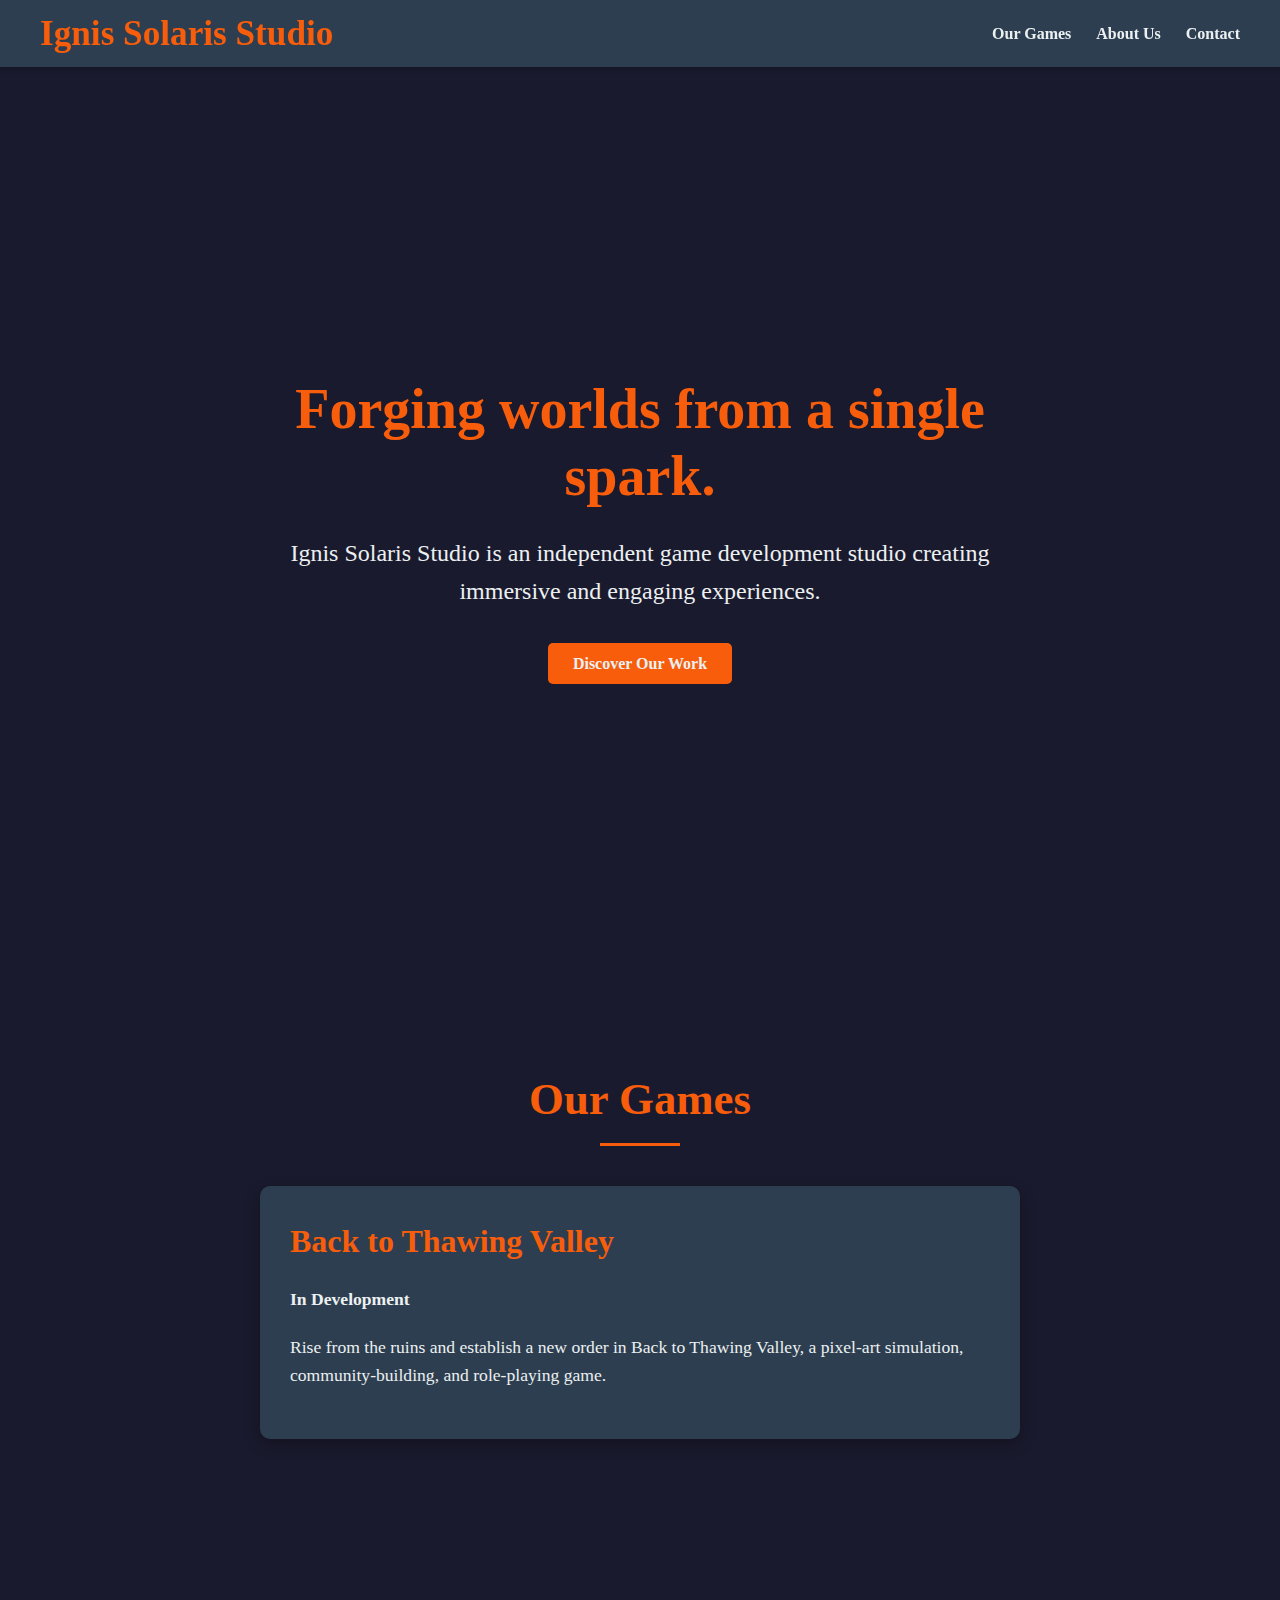
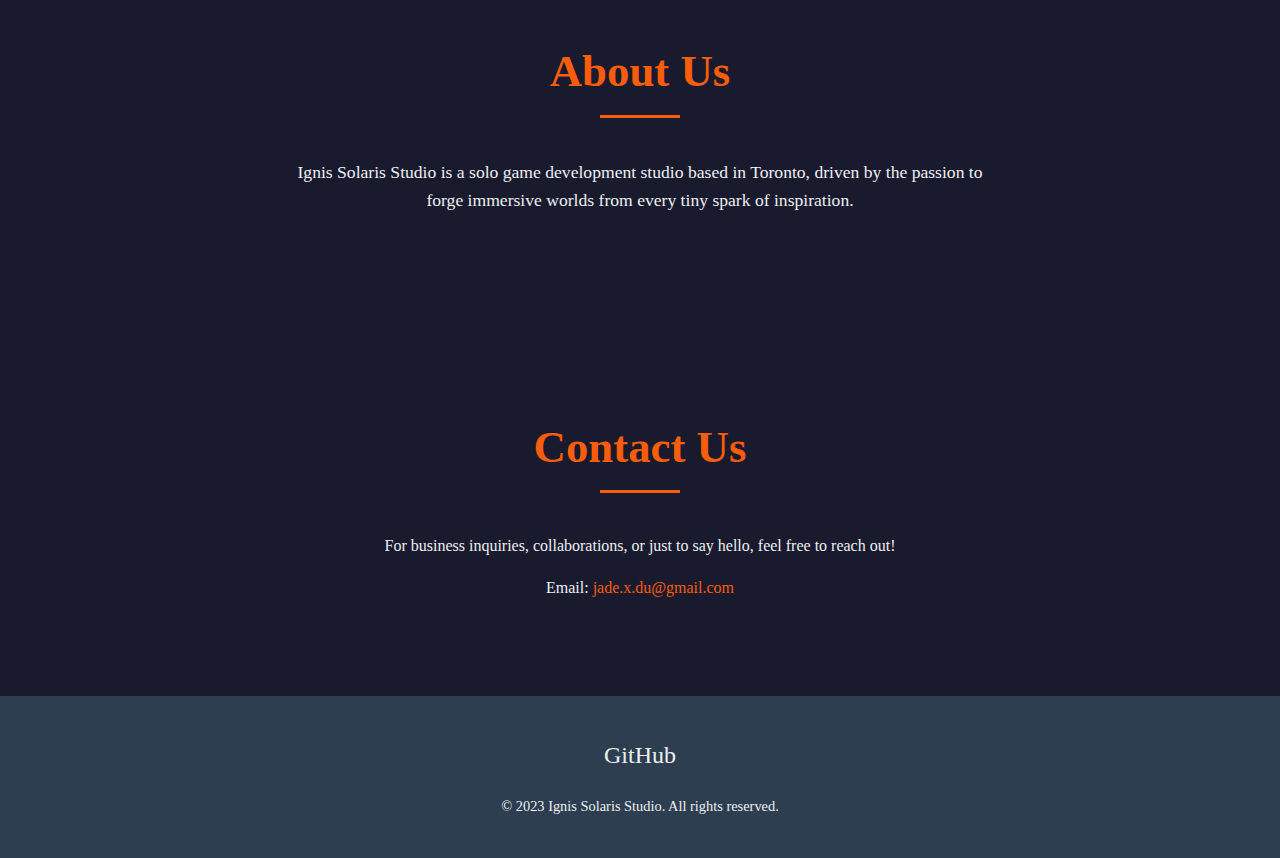
<file: index.html>
<!DOCTYPE html>
<html lang="en">
<head>
    <meta charset="UTF-8">
    <meta name="viewport" content="width=device-width, initial-scale=1.0">
    <title>Ignis Solaris Studio - Forging worlds from a single spark.</title>
    <link href="https://fonts.googleapis.com/css2?family=Montserrat:wght@400;700&family=Playfair+Display:wght@700&display=swap" rel="stylesheet">
    <style>
        @font-face {
  : 'IgnisFont'; /* 这是你给字体起的“昵称”，可以随便起 */
  src: url('./fonts/LeeeafHei-Regular.woff2') format('woff2'),
       url('./fonts/LeeeafHei-Regular.woff') format('woff');
  font-weight: 700; /* 如果是粗体就写 700 或 bold，如果是常规体就写 400 或 normal */
  font-style: normal;
}
        :root {
            --primary-color: #f75d0b; /* A warm orange/red */
            --secondary-color: #2c3e50; /* Dark blue/charcoal */
            --text-color: #ecf0f1; /* Light gray for contrast */
            --background-color: #1a1a2e; /* Very dark blue for background */
            --highlight-color: #e67e22; /* Slightly darker orange */
        }

        body {
            : 'Montserrat', sans-serif;
            line-height: 1.6;
            margin: 0;
            padding: 0;
            background-color: var(--background-color);
            color: var(--text-color);
            scroll-behavior: smooth;
        }

        header {
            background-color: var(--secondary-color);
            color: var(--text-color);
            padding: 1rem 0;
            position: sticky;
            top: 0;
            z-index: 1000;
            box-shadow: 0 2px 5px rgba(0,0,0,0.2);
        }

        nav {
            display: flex;
            justify-content: space-between;
            align-items: center;
            max-width: 1200px;
            margin: 0 auto;
            padding: 0 20px;
        }

        .logo {
            : 'IgnisFont', serif;
            font-size: 2.2rem;
            font-weight: 700;
            color: var(--primary-color);
            text-decoration: none;
            line-height: 1;
        }

        nav ul {
            list-style: none;
            margin: 0;
            padding: 0;
            display: flex;
        }

        nav ul li {
            margin-left: 25px;
        }

        nav ul li a {
            color: var(--text-color);
            text-decoration: none;
            font-weight: 700;
            transition: color 0.3s ease;
        }

        nav ul li a:hover {
            color: var(--primary-color);
        }

        .hero {
            height: 80vh;
            display: flex;
            justify-content: center;
            align-items: center;
            text-align: center;
            background: linear-gradient(rgba(26,26,46,0.8), rgba(26,26,46,0.8)), url('https://via.placeholder.com/1920x1080?text=Ignis+Solaris+Studio+Background') no-repeat center center/cover; /* Placeholder for future background image */
            position: relative;
        }

        .hero-content {
            max-width: 800px;
            padding: 20px;
        }

        .hero h1 {
            : 'Playfair Display', serif;
            font-size: 3.5rem;
            color: var(--primary-color);
            margin-bottom: 20px;
            line-height: 1.2;
        }

        .hero p {
            font-size: 1.5rem;
            color: var(--text-color);
            margin-bottom: 40px;
            font-weight: 400;
        }

        .btn {
            background-color: var(--primary-color);
            color: var(--text-color);
            padding: 12px 25px;
            text-decoration: none;
            border-radius: 5px;
            font-weight: 700;
            transition: background-color 0.3s ease;
        }

        .btn:hover {
            background-color: var(--highlight-color);
        }

        section {
            padding: 80px 20px;
            max-width: 1000px;
            margin: 0 auto;
            text-align: center;
        }

        section h2 {
            : 'Playfair Display', serif;
            font-size: 2.8rem;
            color: var(--primary-color);
            margin-bottom: 40px;
            position: relative;
            padding-bottom: 10px;
        }
        
        section h2::after {
            content: '';
            position: absolute;
            left: 50%;
            bottom: 0;
            transform: translateX(-50%);
            width: 80px;
            height: 3px;
            background-color: var(--primary-color);
        }

        .game-showcase {
            display: flex;
            flex-direction: column;
            align-items: center;
            gap: 40px;
        }

        .game-card {
            background-color: var(--secondary-color);
            padding: 30px;
            border-radius: 10px;
            box-shadow: 0 5px 15px rgba(0,0,0,0.3);
            text-align: left;
            width: 100%;
            max-width: 700px;
        }

        .game-card h3 {
            : 'Playfair Display', serif;
            color: var(--primary-color);
            font-size: 2rem;
            margin-top: 0;
            margin-bottom: 15px;
        }

        .game-card p {
            font-size: 1.1rem;
            color: var(--text-color);
            margin-bottom: 20px;
        }
        
        .game-card .cta-btn {
            background-color: var(--primary-color);
            color: var(--text-color);
            padding: 10px 20px;
            text-decoration: none;
            border-radius: 5px;
            font-weight: 700;
            transition: background-color 0.3s ease;
            display: inline-block;
        }
        
        .game-card .cta-btn:hover {
            background-color: var(--highlight-color);
        }


        .about-content p {
            font-size: 1.1rem;
            max-width: 700px;
            margin: 0 auto;
        }

        footer {
            background-color: var(--secondary-color);
            color: var(--text-color);
            text-align: center;
            padding: 40px 20px;
            font-size: 0.9rem;
        }

        footer .social-links a {
            color: var(--text-color);
            margin: 0 15px;
            text-decoration: none;
            font-size: 1.5rem;
            transition: color 0.3s ease;
        }

        footer .social-links a:hover {
            color: var(--primary-color);
        }

        footer p {
            margin-top: 20px;
            margin-bottom: 0;
        }

        /* Responsive adjustments */
        @media (max-width: 768px) {
            nav {
                flex-direction: column;
                align-items: flex-start;
            }
            nav ul {
                margin-top: 15px;
                width: 100%;
                justify-content: center;
            }
            nav ul li {
                margin: 0 10px;
            }
            .hero h1 {
                font-size: 2.5rem;
            }
            .hero p {
                font-size: 1.2rem;
            }
            section {
                padding: 60px 15px;
            }
            section h2 {
                font-size: 2.2rem;
            }
            .game-card {
                padding: 20px;
            }
            .game-card h3 {
                font-size: 1.8rem;
            }
        }
    </style>
</head>
<body>
    <header>
        <nav>
            <a href="#hero" class="logo">Ignis Solaris Studio</a>
            <ul>
                <li><a href="#games">Our Games</a></li>
                <li><a href="#about">About Us</a></li>
                <li><a href="#contact">Contact</a></li>
            </ul>
        </nav>
    </header>

    <main>
        <section id="hero" class="hero">
            <div class="hero-content">
                <h1>Forging worlds from a single spark.</h1>
                <p>Ignis Solaris Studio is an independent game development studio creating immersive and engaging experiences.</p>
                <a href="#games" class="btn">Discover Our Work</a>
            </div>
        </section>

        <section id="games">
            <h2>Our Games</h2>
            <div class="game-showcase">
                <div class="game-card">
                    <h3>Back to Thawing Valley</h3>
                    <p><strong>In Development</strong></p>
                    <p>Rise from the ruins and establish a new order in Back to Thawing Valley, a pixel-art simulation, community-building, and role-playing game.</p>
                    </div>
                </div>
        </section>

        <section id="about">
            <h2>About Us</h2>
            <div class="about-content">
                <p>Ignis Solaris Studio is a solo game development studio based in Toronto, driven by the passion to forge immersive worlds from every tiny spark of inspiration.</p>
            </div>
        </section>

        <section id="contact">
            <h2>Contact Us</h2>
            <p>For business inquiries, collaborations, or just to say hello, feel free to reach out!</p>
            <p>Email: <a href="mailto:jade.x.du@gmail.com" style="color: var(--primary-color); text-decoration: none;">jade.x.du@gmail.com</a></p>
        </section>
    </main>

    <footer>
        <div class="social-links">
            <a href="https://github.com/Tinangelle" target="_blank" rel="noopener noreferrer" title="GitHub Profile">GitHub</a>
            </div>
        <p>&copy; 2023 Ignis Solaris Studio. All rights reserved.</p>
    </footer>
</body>
</html>
</file>
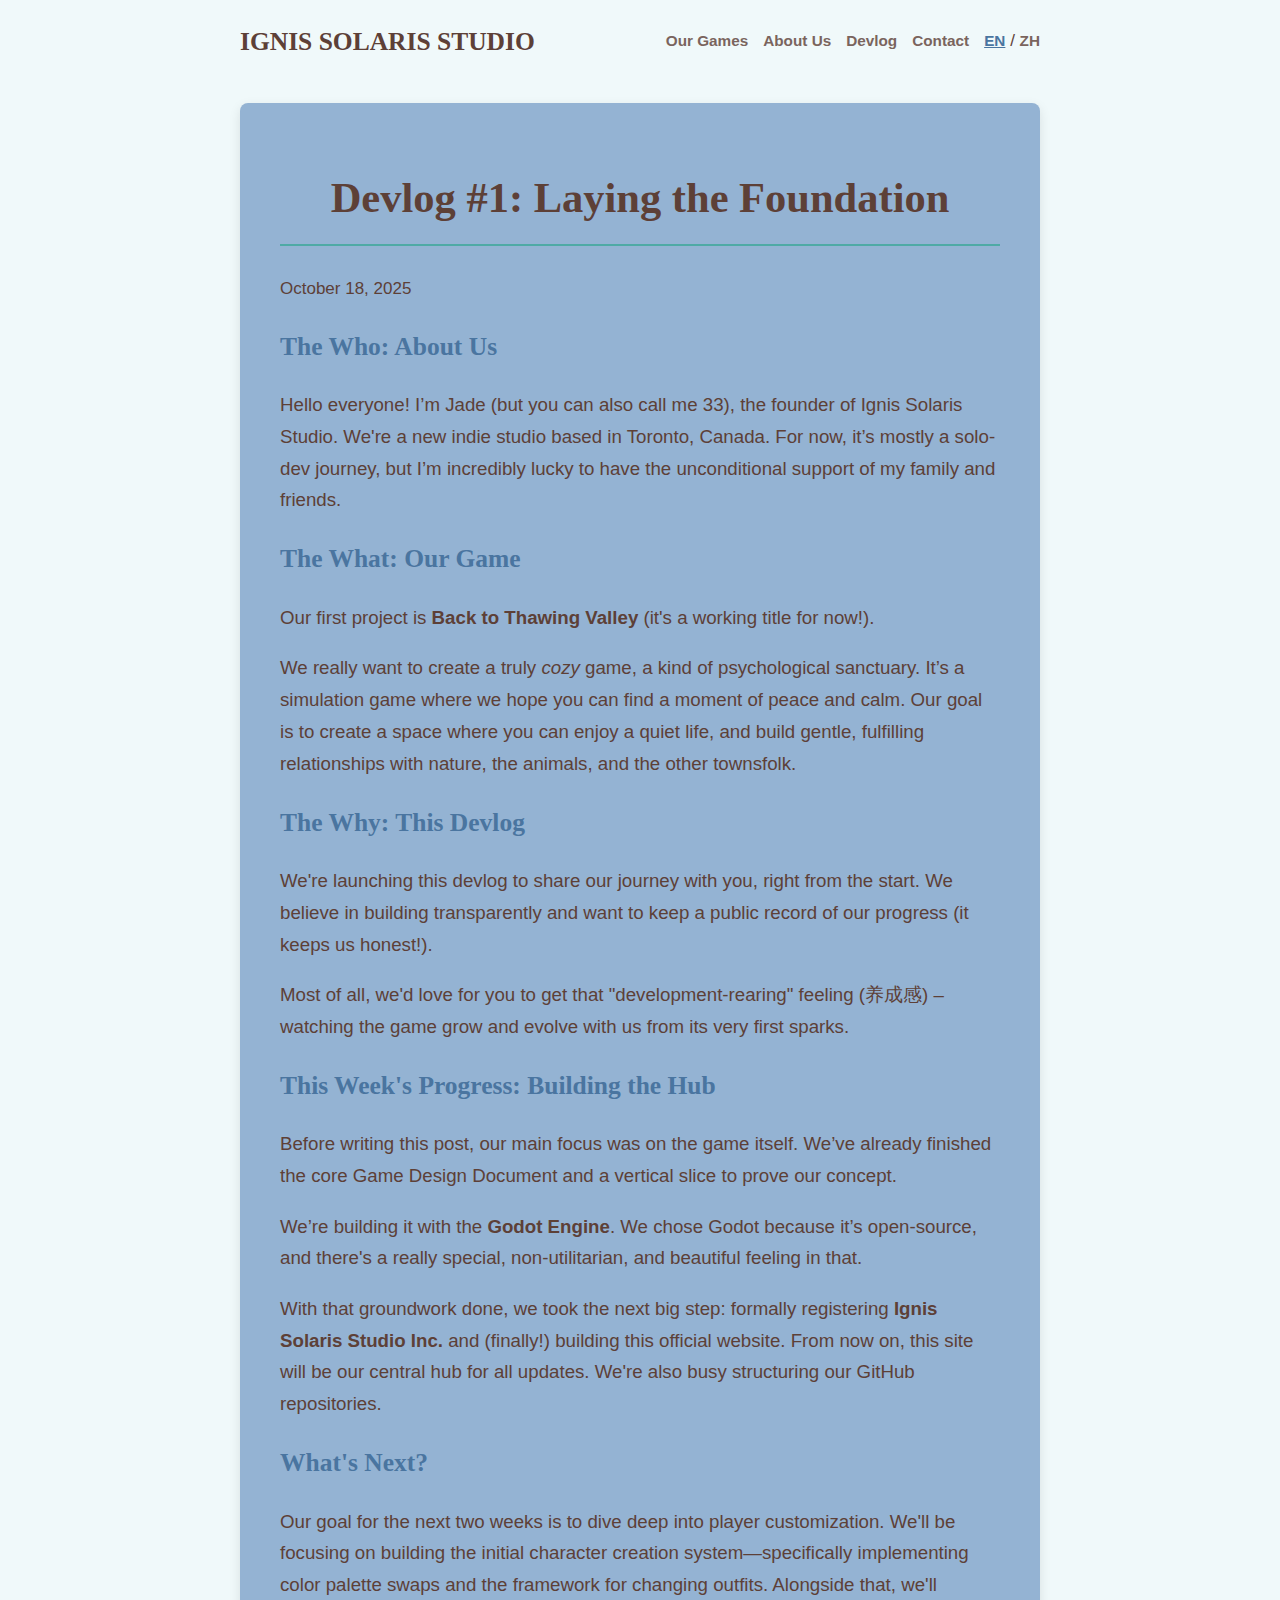
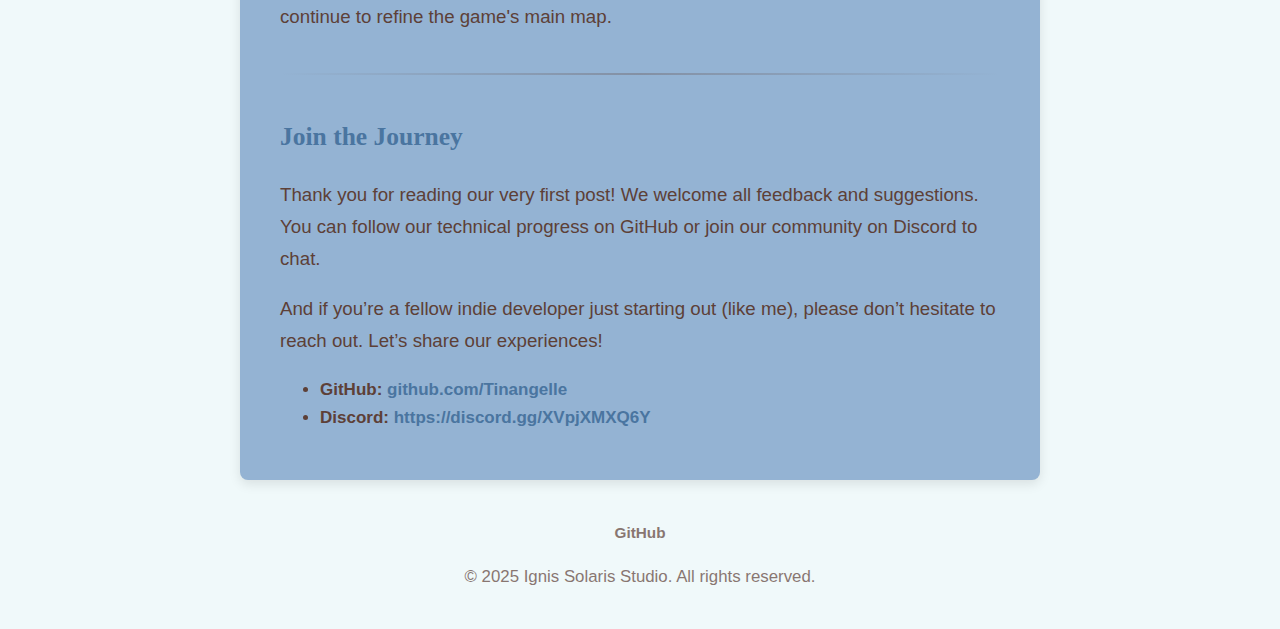
<file: devlog-01-en.html>
<!DOCTYPE html>
<html lang="en">
<head>
    <meta charset="UTF-8">
    <meta name="viewport" content="width=device-width, initial-scale=1.0">
    <title>Devlog #1: Laying the Foundation - Ignis Solaris Studio</title>
    <link href="https://fonts.googleapis.com/css2?family=Montserrat:wght@400;700&family=Playfair+Display:wght@700&display=swap" rel="stylesheet">
    <link rel="stylesheet" href="style.css">
</head>
<body>
    <header>
        <nav>
            <a href="index-en.html" class="logo">IGNIS SOLARIS STUDIO</a>
            <ul>
                <li><a href="index-en.html#games">Our Games</a></li>
                <li><a href="index-en.html#about">About Us</a></li>
                <li><a href="devlog-en.html">Devlog</a></li>
                <li><a href="index-en.html#contact">Contact</a></li>
                <li class="lang-switcher">
                    <a href="devlog-01-en.html" class="active">EN</a>
                    <span>/</span>
                    <a href="devlog-01-zh.html">ZH</a>
                </li>
            </ul>
        </nav>
    </header>

    <main class="container">
            <h1>Devlog #1: Laying the Foundation</h1>
            <span class="date">October 18, 2025</span>
            <h2>The Who: About Us</h2>
            <p>
                Hello everyone! I’m Jade (but you can also call me 33), the founder of Ignis Solaris Studio. We're a new indie studio based in Toronto, Canada. For now, it’s mostly a solo-dev journey, but I’m incredibly lucky to have the unconditional support of my family and friends.
            </p>
            <h2>The What: Our Game</h2>
            <p>
                Our first project is <strong>Back to Thawing Valley</strong> (it's a working title for now!).
            </p>
            <p>
                We really want to create a truly <em>cozy</em> game, a kind of psychological sanctuary. It’s a simulation game where we hope you can find a moment of peace and calm. Our goal is to create a space where you can enjoy a quiet life, and build gentle, fulfilling relationships with nature, the animals, and the other townsfolk.
            </p>
            <h2>The Why: This Devlog</h2>
            <p>
                We're launching this devlog to share our journey with you, right from the start. We believe in building transparently and want to keep a public record of our progress (it keeps us honest!).
            </p>
            <p>
                Most of all, we'd love for you to get that "development-rearing" feeling (养成感) – watching the game grow and evolve with us from its very first sparks.
            </p>
            <h2>This Week's Progress: Building the Hub</h2>
            <p>
                Before writing this post, our main focus was on the game itself. We’ve already finished the core Game Design Document and a vertical slice to prove our concept.
            </p>
            <p>
                We’re building it with the <strong>Godot Engine</strong>. We chose Godot because it’s open-source, and there's a really special, non-utilitarian, and beautiful feeling in that.
            </p>
            <p>
                With that groundwork done, we took the next big step: formally registering <strong>Ignis Solaris Studio Inc.</strong> and (finally!) building this official website. From now on, this site will be our central hub for all updates. We're also busy structuring our GitHub repositories.
            </p>
            <h2>What's Next?</h2>
            <p>
                Our goal for the next two weeks is to dive deep into player customization. We'll be focusing on building the initial character creation system—specifically implementing color palette swaps and the framework for changing outfits. Alongside that, we'll continue to refine the game's main map.
            </p>
            <hr>
            <h2>Join the Journey</h2>
            <p>
                Thank you for reading our very first post! We welcome all feedback and suggestions. You can follow our technical progress on GitHub or join our community on Discord to chat.
            </p>
            <p>
                And if you’re a fellow indie developer just starting out (like me), please don’t hesitate to reach out. Let’s share our experiences!
            </p>
            <ul>
                <li><strong>GitHub:</strong> <a href="https://github.com/Tinangelle" target="_blank" rel="noopener noreferrer">github.com/Tinangelle</a></li>
                <li><strong>Discord:</strong> <a href="https://discord.gg/XVpjXMXQ6Y" target="_blank" rel="noopener noreferrer">https://discord.gg/XVpjXMXQ6Y</a></li>
            </ul>
    </main>

    <footer>
        <div class="social-links">
            <a href="https://github.com/Tinangelle" target="_blank" rel="noopener noreferrer" title="GitHub Profile">GitHub</a>
        </div>
        <p>&copy; 2025 Ignis Solaris Studio. All rights reserved.</p>
    </footer>
</body>
</html>
</file>
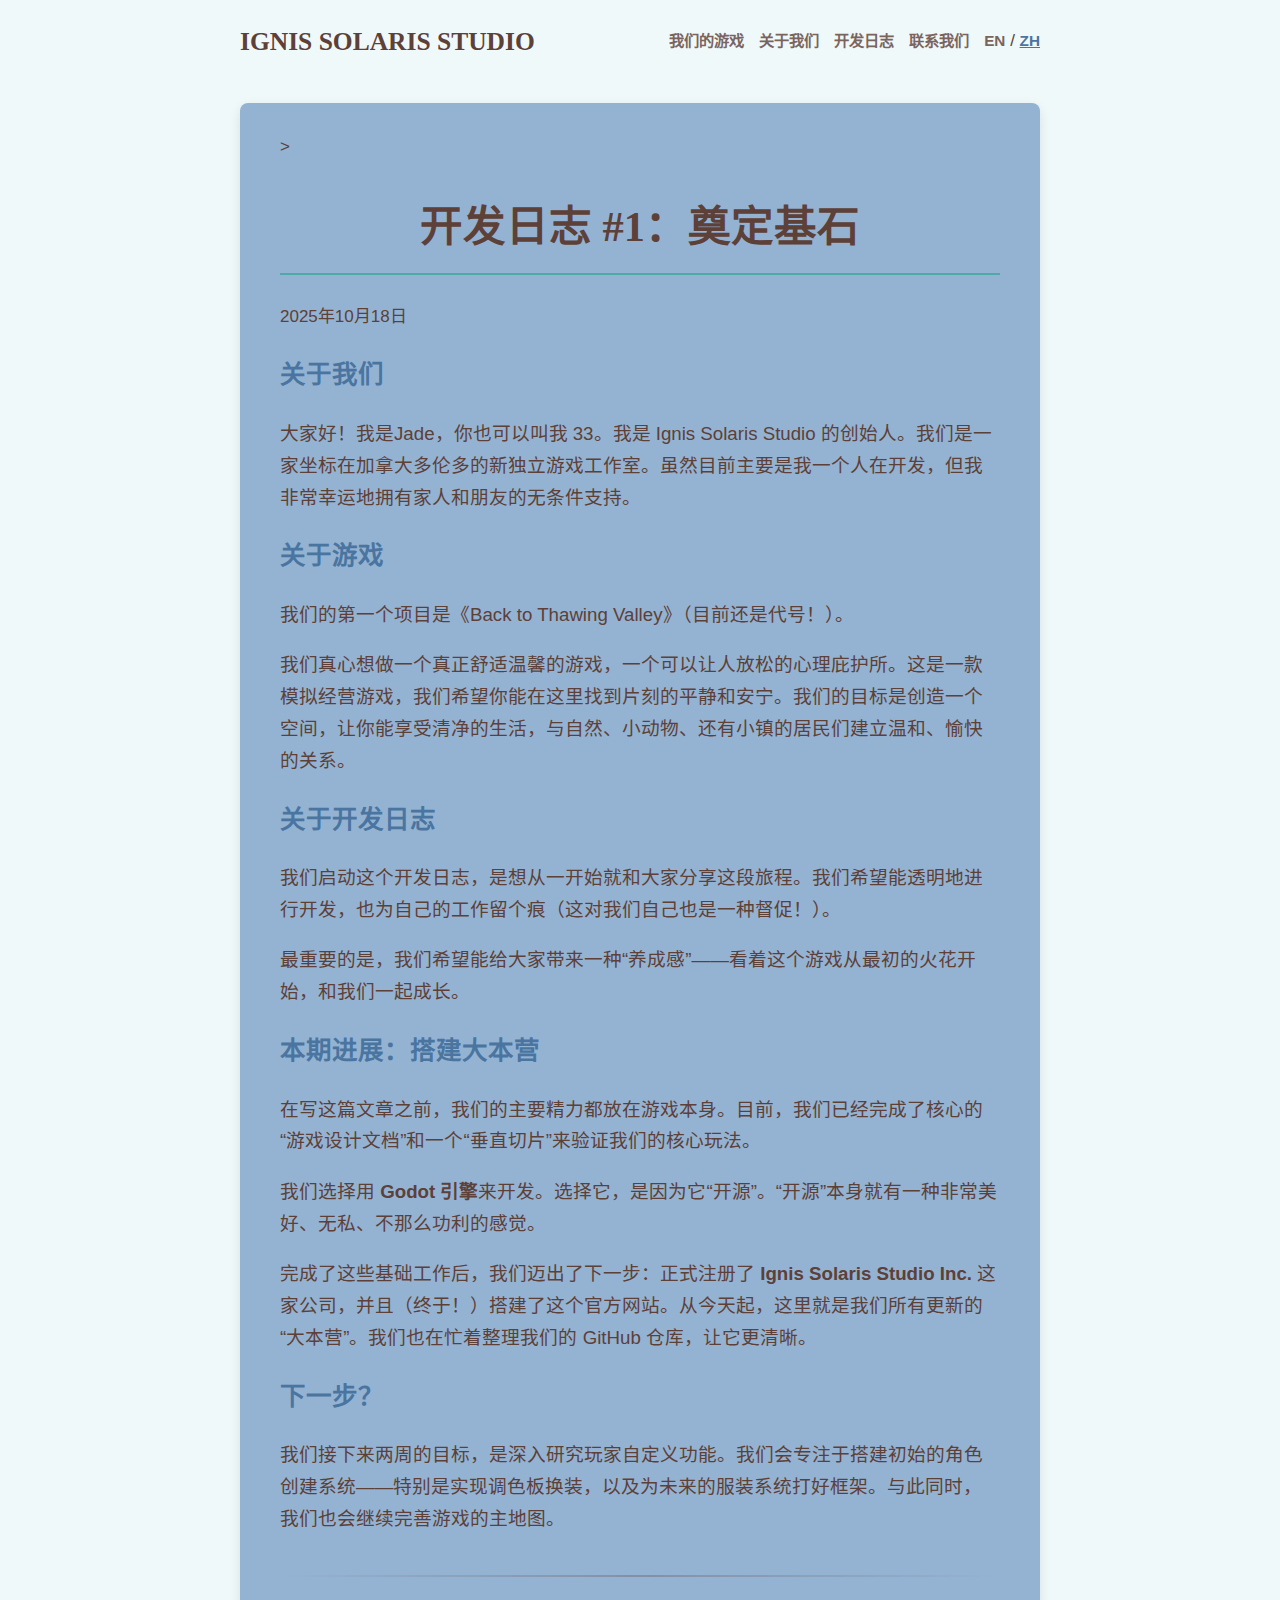
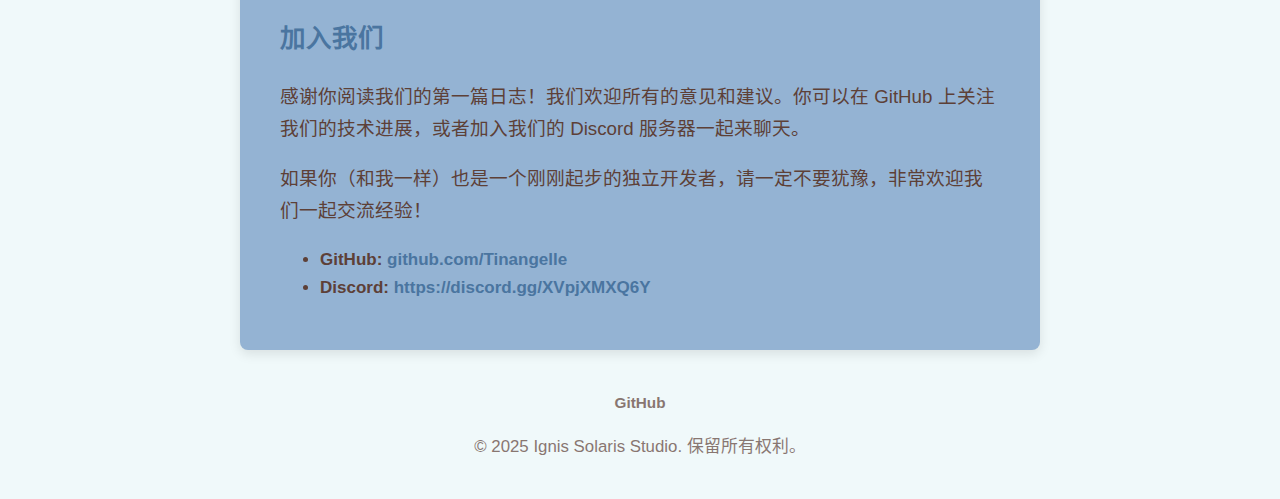
<file: devlog-01-zh.html>
<!DOCTYPE html>
<html lang="zh-CN">
<head>
    <meta charset="UTF-8">
    <meta name="viewport" content="width=device-width, initial-scale=1.0">
    <title>开发日志 #1：奠定基石 - Ignis Solaris Studio</title>
    <link href="https://fonts.googleapis.com/css2?family=Montserrat:wght@400;700&family=Playfair+Display:wght@700&display=swap" rel="stylesheet">
    <link rel="stylesheet" href="style.css">
</head>
<body>
    <header>
        <nav>
            <a href="index-zh.html" class="logo">IGNIS SOLARIS STUDIO</a>
            <ul>
                <li><a href="index-zh.html#games">我们的游戏</a></li>
                <li><a href="index-zh.html#about">关于我们</a></li>
                <li><a href="devlog-zh.html">开发日志</a></li>
                <li><a href="index-zh.html#contact">联系我们</a></li>
                <li class="lang-switcher">
                    <a href="devlog-01-en.html">EN</a>
                    <span>/</span>
                    <a href="devlog-01-zh.html" class="active">ZH</a>
                </li>
            </ul>
        </nav>
    </header>

    <main class="container">>
            <h1>开发日志 #1：奠定基石</h1>
            <span class="date">2025年10月18日</span>
            <h2>关于我们</h2>
            <p>
                大家好！我是Jade，你也可以叫我 33。我是 Ignis Solaris Studio 的创始人。我们是一家坐标在加拿大多伦多的新独立游戏工作室。虽然目前主要是我一个人在开发，但我非常幸运地拥有家人和朋友的无条件支持。
            </p>
            <h2>关于游戏</h2>
            <p>
                我们的第一个项目是《Back to Thawing Valley》（目前还是代号！）。
            </p>
            <p>
                我们真心想做一个真正舒适温馨的游戏，一个可以让人放松的心理庇护所。这是一款模拟经营游戏，我们希望你能在这里找到片刻的平静和安宁。我们的目标是创造一个空间，让你能享受清净的生活，与自然、小动物、还有小镇的居民们建立温和、愉快的关系。
            </p>
            <h2>关于开发日志</h2>
            <p>
                我们启动这个开发日志，是想从一开始就和大家分享这段旅程。我们希望能透明地进行开发，也为自己的工作留个痕（这对我们自己也是一种督促！）。
            </p>
            <p>
                最重要的是，我们希望能给大家带来一种“养成感”——看着这个游戏从最初的火花开始，和我们一起成长。
            </p>
            <h2>本期进展：搭建大本营</h2>
            <p>
                在写这篇文章之前，我们的主要精力都放在游戏本身。目前，我们已经完成了核心的“游戏设计文档”和一个“垂直切片”来验证我们的核心玩法。
            </p>
            <p>
                我们选择用 <strong>Godot 引擎</strong>来开发。选择它，是因为它“开源”。“开源”本身就有一种非常美好、无私、不那么功利的感觉。
            </p>
            <p>
                完成了这些基础工作后，我们迈出了下一步：正式注册了 <strong>Ignis Solaris Studio Inc.</strong> 这家公司，并且（终于！）搭建了这个官方网站。从今天起，这里就是我们所有更新的“大本营”。我们也在忙着整理我们的 GitHub 仓库，让它更清晰。
            </p>
            <h2>下一步？</h2>
            <p>
                我们接下来两周的目标，是深入研究玩家自定义功能。我们会专注于搭建初始的角色创建系统——特别是实现调色板换装，以及为未来的服装系统打好框架。与此同时，我们也会继续完善游戏的主地图。
            </p>
            <hr>
            <h2>加入我们</h2>
            <p>
                感谢你阅读我们的第一篇日志！我们欢迎所有的意见和建议。你可以在 GitHub 上关注我们的技术进展，或者加入我们的 Discord 服务器一起来聊天。
            </p>
            <p>
                如果你（和我一样）也是一个刚刚起步的独立开发者，请一定不要犹豫，非常欢迎我们一起交流经验！
            </p>
            <ul>
                <li><strong>GitHub:</strong> <a href="https://github.com/Tinangelle" target="_blank" rel="noopener noreferrer">github.com/Tinangelle</a></li>
                <li><strong>Discord:</strong> <a href="https://discord.gg/XVpjXMXQ6Y" target="_blank" rel="noopener noreferrer">https://discord.gg/XVpjXMXQ6Y</a></li>
            </ul>
    </main>

    <footer>
        <div class="social-links">
            <a href="https://github.com/Tinangelle" target="_blank" rel="noopener noreferrer" title="GitHub Profile">GitHub</a>
        </div>
        <p>&copy; 2025 Ignis Solaris Studio. 保留所有权利。</p>
    </footer>
</body>
</html>
</file>
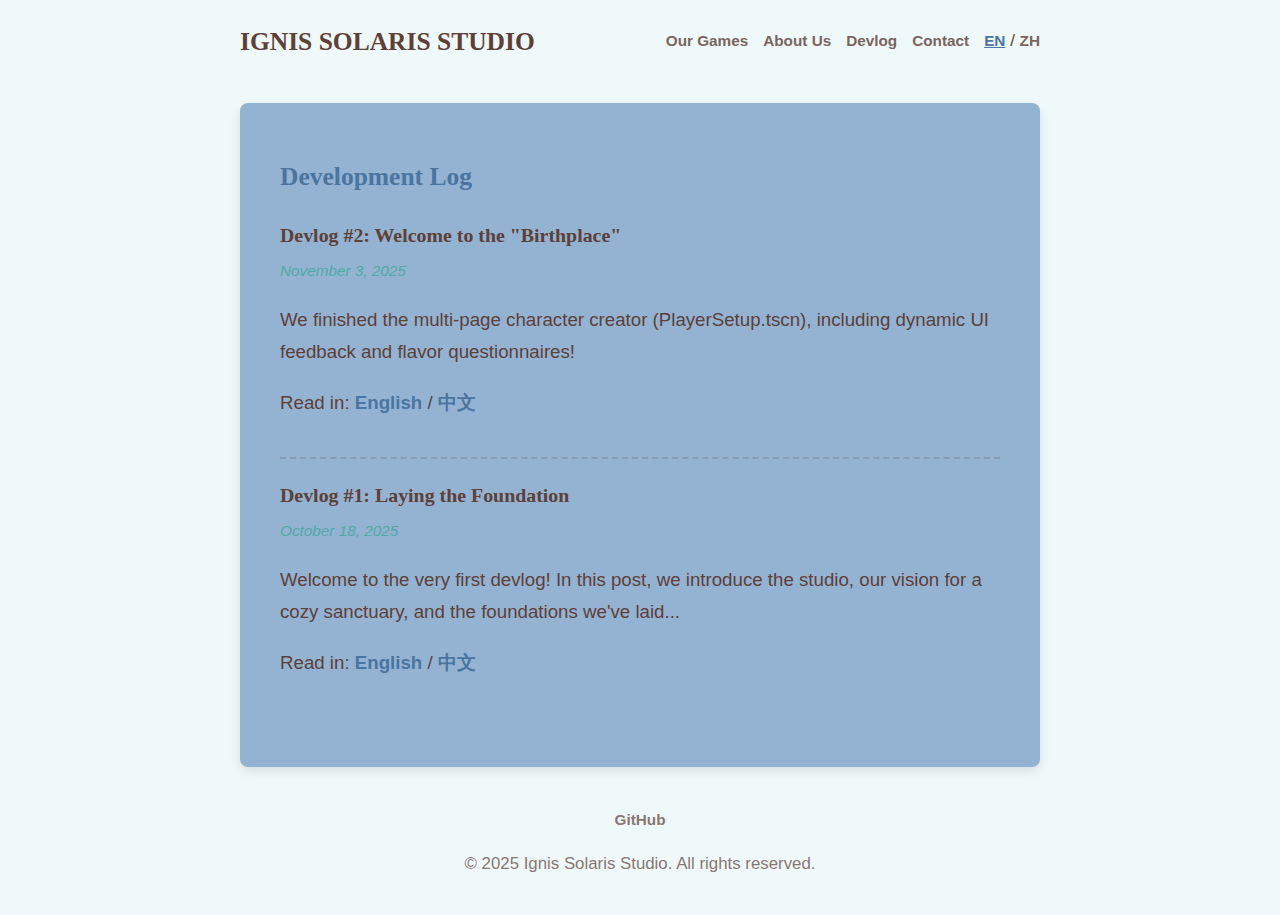
<file: devlog-en.html>
<!DOCTYPE html>
<html lang="en">
<head>
    <meta charset="UTF-8">
    <meta name="viewport" content="width=device-width, initial-scale=1.0">
    <title>Devlog - Ignis Solaris Studio</title>
    <link href="https://fonts.googleapis.com/css2?family=Montserrat:wght@400;700&family=Playfair+Display:wght@700&display=swap" rel="stylesheet">
    <link rel="stylesheet" href="style.css">
</head>
<body>
    <header>
        <nav>
            <a href="index-en.html" class="logo">IGNIS SOLARIS STUDIO</a>
            <ul>
                <li><a href="index-en.html#games">Our Games</a></li>
                <li><a href="index-en.html#about">About Us</a></li>
                <li><a href="devlog-en.html" style="color: var(--primary-color);">Devlog</a></li>
                <li><a href="index-en.html#contact">Contact</a></li>
                <li class="lang-switcher">
                    <a href="devlog-en.html" class="active">EN</a>
                    <span>/</span>
                    <a href="devlog-zh.html">ZH</a>
                </li>
            </ul>
        </nav>
    </header>

    <main class="container">
        <section id="devlog-list">
            <h2>Development Log</h2>
            
            <article class="log-entry">
                <h3><a href="devlog-02-en.html">Devlog #2: Welcome to the "Birthplace"</a></h3>
	<span class="date">November 3, 2025</span>
	<p>We finished the multi-page character creator (PlayerSetup.tscn), including dynamic UI feedback and flavor questionnaires!</p>
				 <p>
                    Read in: 
                    <a href="devlog-02-en.html">English</a> / 
                    <a href="devlog-02-zh.html">中文</a>
                </p>
            </article> 
				
                <article class="log-entry">
                <h3><a href="devlog-01-en.html">Devlog #1: Laying the Foundation</a></h3>
                <span class="date">October 18, 2025</span>
                <p>Welcome to the very first devlog! In this post, we introduce the studio, our vision for a cozy sanctuary, and the foundations we've laid...</p>
                <p>
                    Read in: 
                    <a href="devlog-01-en.html">English</a> / 
                    <a href="devlog-01-zh.html">中文</a>
                </p>
            </article> 

        </section>
    </main>

    <footer>
        <div class="social-links">
            <a href="https://github.com/Tinangelle" target="_blank" rel="noopener noreferrer" title="GitHub Profile">GitHub</a>
        </div>
        <p>&copy; 2025 Ignis Solaris Studio. All rights reserved.</p>
    </footer>
</body>
</html>
</file>
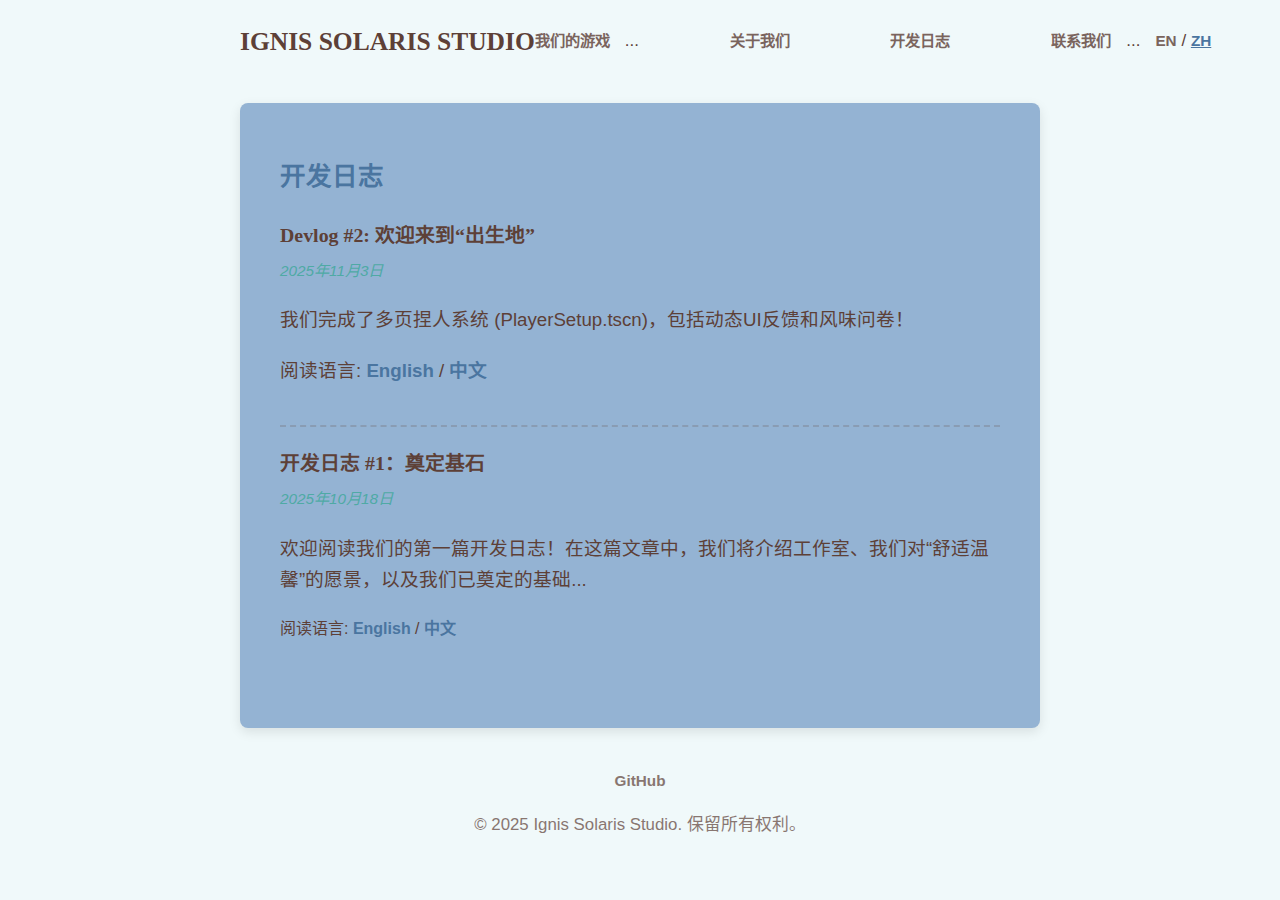
<file: devlog-zh.html>
<!DOCTYPE html>
<html lang="zh-CN">
<head>
    <meta charset="UTF-8">
    <meta name="viewport" content="width=device-width, initial-scale=1.0">
    <title>开发日志 - Ignis Solaris Studio</title>
    <link href="https://fonts.googleapis.com/css2?family=Montserrat:wght@400;700&family=Playfair+Display:wght@700&display=swap" rel="stylesheet">
    <link rel="stylesheet" href="style.css">
</head>
<body>
    <header>
        <nav>
            <a href="index-zh.html" class="logo">IGNIS SOLARIS STUDIO</a>
            <ul>
                <li><a href="index-zh.html#games">我们的游戏</a></li>
                ...
                <li><a href="index-zh.html#about">关于我们</a></li>
                <li><a href="devlog-zh.html">开发日志</a></li>                 
                <li><a href="index-zh.html#contact">联系我们</a></li>
...
                <li class="lang-switcher">
                    <a href="devlog-en.html">EN</a>
                    <span>/</span>
                    <a href="devlog-zh.html" class="active">ZH</a>
                </li>
            </ul>
        </nav>
    </header>

    <main class="container">
        <section id="devlog-list">
            <h2>开发日志</h2>
            <article class="log-entry">
	<h3><a href="devlog-02-zh.html">Devlog #2: 欢迎来到“出生地”</a></h3>
	<span class="date">2025年11月3日</span> 
	<p>我们完成了多页捏人系统 (PlayerSetup.tscn)，包括动态UI反馈和风味问卷！</p>
	<p>
		阅读语言: 
		<a href="devlog-02-en.html">English</a> / 
		<a href="devlog-02-zh.html">中文</a>
	</p>
</article>
            <article class="log-entry">
                <h3><a href="devlog-01-zh.html">开发日志 #1：奠定基石</a></h3>
                <span class="date">2025年10月18日</span>
                <p>欢迎阅读我们的第一篇开发日志！在这篇文章中，我们将介绍工作室、我们对“舒适温馨”的愿景，以及我们已奠定的基础...</p>
                <p style="margin-top: 15px; font-size: 1rem;">
                    阅读语言: 
                    <a href="devlog-01-en.html">English</a> / 
                    <a href="devlog-01-zh.html">中文</a>
                </p>
            </article> 

        </section>
    </main>

    <footer>
        <div class="social-links">
            <a href="https://github.com/Tinangelle" target="_blank" rel="noopener noreferrer" title="GitHub Profile">GitHub</a>
        </div>
        <p>&copy; 2025 Ignis Solaris Studio. 保留所有权利。</p>
    </footer>
</body>
</html>
</file>
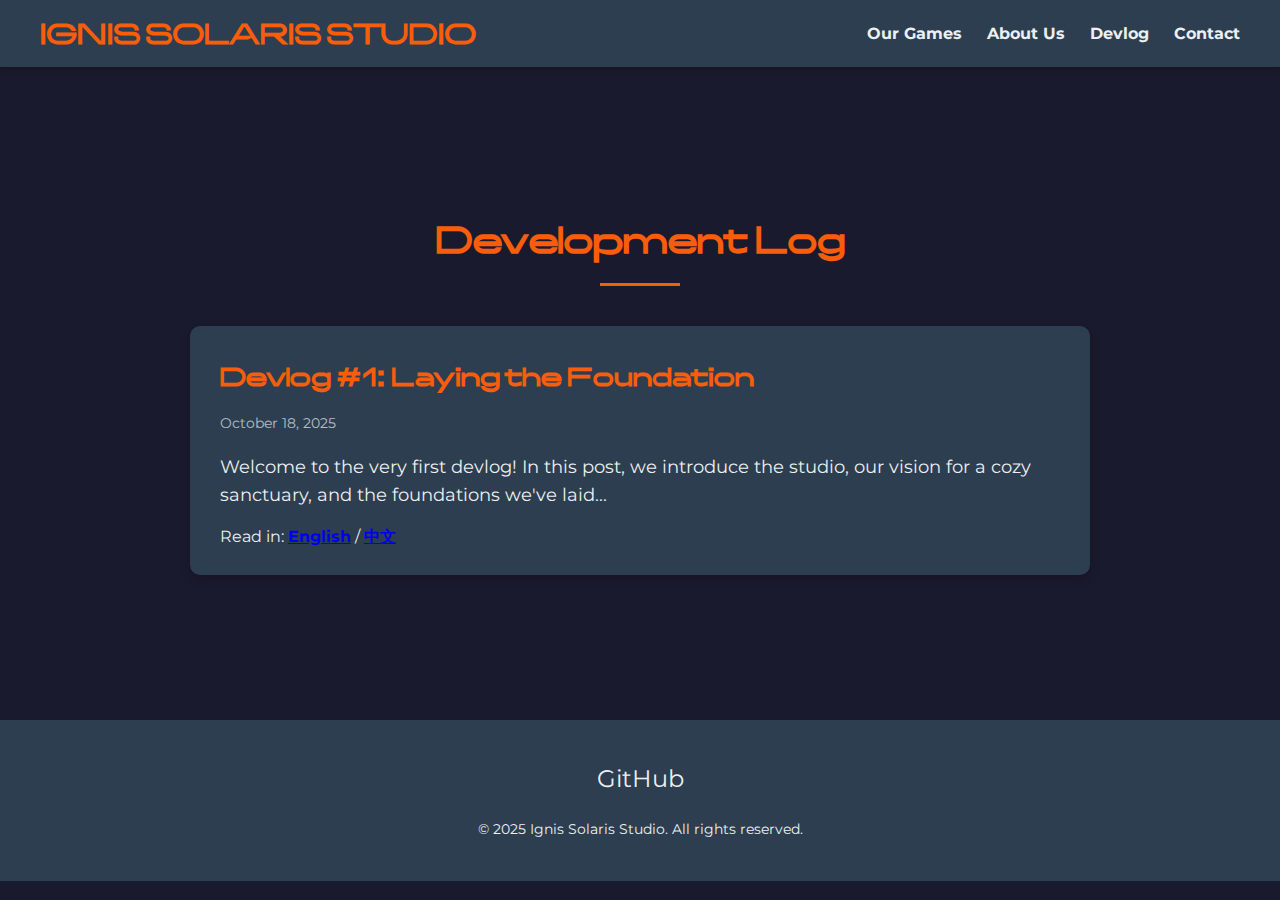
<file: devlog.html>
<!DOCTYPE html>
<html lang="en">
<head>
    <meta charset="UTF-8">
    <meta name="viewport" content="width=device-width, initial-scale=1.0">
    <title>Devlog - Ignis Solaris Studio</title>
    <link href="https://fonts.googleapis.com/css2?family=Montserrat:wght@400;700&family=Playfair+Display:wght@700&display=swap" rel="stylesheet">
    <style>
        @font-face {
          font-family: 'IgnisFont';
          src: url('./fonts/LeeeafHei-Regular.woff2') format('woff2'),
               url('./fonts/LeeeafHei-Regular.woff') format('woff');
          font-weight: 400;
          font-style: normal;
        }
        @font-face {
          font-family: 'UranusPixelFont';
          src: url('./fonts/uranus_pixel_11px-webfont.woff2') format('woff2'),
                url('./fonts/uranus_pixel_11px-webfont.woff') format('woff');
          font-weight: normal;
          font-style: normal;
        }
        :root {
            --primary-color: #f75d0b;
            --secondary-color: #2c3e50;
            --text-color: #ecf0f1;
            --background-color: #1a1a2e;
            --highlight-color: #e67e22;
        }
        body {
            font-family: 'Montserrat', sans-serif;
            line-height: 1.6;
            margin: 0;
            padding: 0;
            background-color: var(--background-color);
            color: var(--text-color);
        }
        header {
            background-color: var(--secondary-color);
            color: var(--text-color);
            padding: 1rem 0;
            position: sticky;
            top: 0;
            z-index: 1000;
            box-shadow: 0 2px 5px rgba(0,0,0,0.2);
        }
        nav {
            display: flex;
            justify-content: space-between;
            align-items: center;
            max-width: 1200px;
            margin: 0 auto;
            padding: 0 20px;
        }
        /* LOGO 链接改为主页 index.html */
        .logo {
            font-family: 'IgnisFont', serif;
            font-size: 2.2rem;
            font-weight: 700;
            color: var(--primary-color);
            text-decoration: none;
            line-height: 1;
        }
        nav ul {
            list-style: none;
            margin: 0;
            padding: 0;
            display: flex;
        }
        nav ul li {
            margin-left: 25px;
        }
        nav ul li a {
            color: var(--text-color);
            text-decoration: none;
            font-weight: 700;
            transition: color 0.3s ease;
        }
        nav ul li a:hover {
            color: var(--primary-color);
        }
        
        /* 主要内容区域 */
        main {
            padding-top: 40px; /* 在 header 下方留出一些空间 */
        }
        
        section {
            padding: 60px 20px;
            max-width: 900px; /* 可以比主页稍宽，方便阅读 */
            margin: 0 auto;
            text-align: left; /* 日志列表和内容适合左对齐 */
        }
        section h2 {
            font-family: 'IgnisFont', serif;
            font-size: 2.8rem;
            color: var(--primary-color);
            margin-bottom: 40px;
            position: relative;
            padding-bottom: 10px;
            text-align: center; /* 大标题居中 */
        }
        section h2::after {
            content: '';
            position: absolute;
            left: 50%;
            bottom: 0;
            transform: translateX(-50%);
            width: 80px;
            height: 3px;
            background-color: var(--primary-color);
        }
        
        /* 日志条目样式 */
        .log-entry {
            background-color: var(--secondary-color);
            padding: 25px 30px;
            border-radius: 10px;
            margin-bottom: 25px;
            box-shadow: 0 4px 10px rgba(0,0,0,0.2);
            transition: transform 0.3s ease;
        }
        .log-entry:hover {
            transform: translateY(-5px);
        }
        .log-entry h3 {
            font-family: 'IgnisFont', serif;
            font-size: 2rem;
            margin-top: 0;
            margin-bottom: 10px;
        }
        .log-entry h3 a {
            color: var(--primary-color);
            text-decoration: none;
            transition: color 0.3s ease;
        }
        .log-entry h3 a:hover {
            color: var(--highlight-color);
        }
        .log-entry .date {
            font-size: 0.9rem;
            color: var(--text-color);
            opacity: 0.7;
            margin-bottom: 15px;
            display: block;
        }
        .log-entry p {
            font-size: 1.1rem;
            color: var(--text-color);
            margin-bottom: 0;
        }

        /* 页脚 */
        footer {
            background-color: var(--secondary-color);
            color: var(--text-color);
            text-align: center;
            padding: 40px 20px;
            font-size: 0.9rem;
            margin-top: 60px; /* 和顶部 main 的 padding 呼应 */
        }
        footer .social-links a {
            color: var(--text-color);
            margin: 0 15px;
            text-decoration: none;
            font-size: 1.5rem;
            transition: color 0.3s ease;
        }
        footer .social-links a:hover {
            color: var(--primary-color);
        }
        footer p {
            margin-top: 20px;
            margin-bottom: 0;
        }

        /* 响应式调整 */
        @media (max-width: 768px) {
            nav {
                flex-direction: column;
                align-items: flex-start;
            }
            nav ul {
                margin-top: 15px;
                width: 100%;
                justify-content: center;
            }
            nav ul li {
                margin: 0 10px;
            }
            section {
                padding: 40px 15px;
            }
            section h2 {
                font-size: 2.2rem;
            }
            .log-entry h3 {
                font-size: 1.8rem;
            }
        }
    </style>
</head>
<body>
    <header>
        <nav>
            <a href="index.html" class="logo">IGNIS SOLARIS STUDIO</a>
            <ul>
                <li><a href="index.html#games">Our Games</a></li>
                <li><a href="index.html#about">About Us</a></li>
                <li><a href="devlog.html">Devlog</a></li>
                <li><a href="index.html#contact">Contact</a></li>
            </ul>
        </nav>
    </header>

    <main>
        <section id="devlog-list">
            <h2>Development Log</h2>
            
            <article class="log-entry">
    <h3><a href="devlog-01-en.html">Devlog #1: Laying the Foundation</a></h3>
    <span class="date">October 18, 2025</span>
    <p>Welcome to the very first devlog! In this post, we introduce the studio, our vision for a cozy sanctuary, and the foundations we've laid...</p>

    <p style="margin-top: 15px; font-size: 1rem;">
        Read in: 
        <a href="devlog-01-en.html" style="font-weight: bold;">English</a> / 
        <a href="devlog-01-zh.html" style="font-weight: bold;">中文</a>
    </p>
</article>

        </section>
    </main>

    <footer>
        <div class="social-links">
            <a href="https://github.com/Tinangelle" target="_blank" rel="noopener noreferrer" title="GitHub Profile">GitHub</a>
        </div>
        <p>&copy; 2025 Ignis Solaris Studio. All rights reserved.</p>
    </footer>
</body>
</html>
</file>
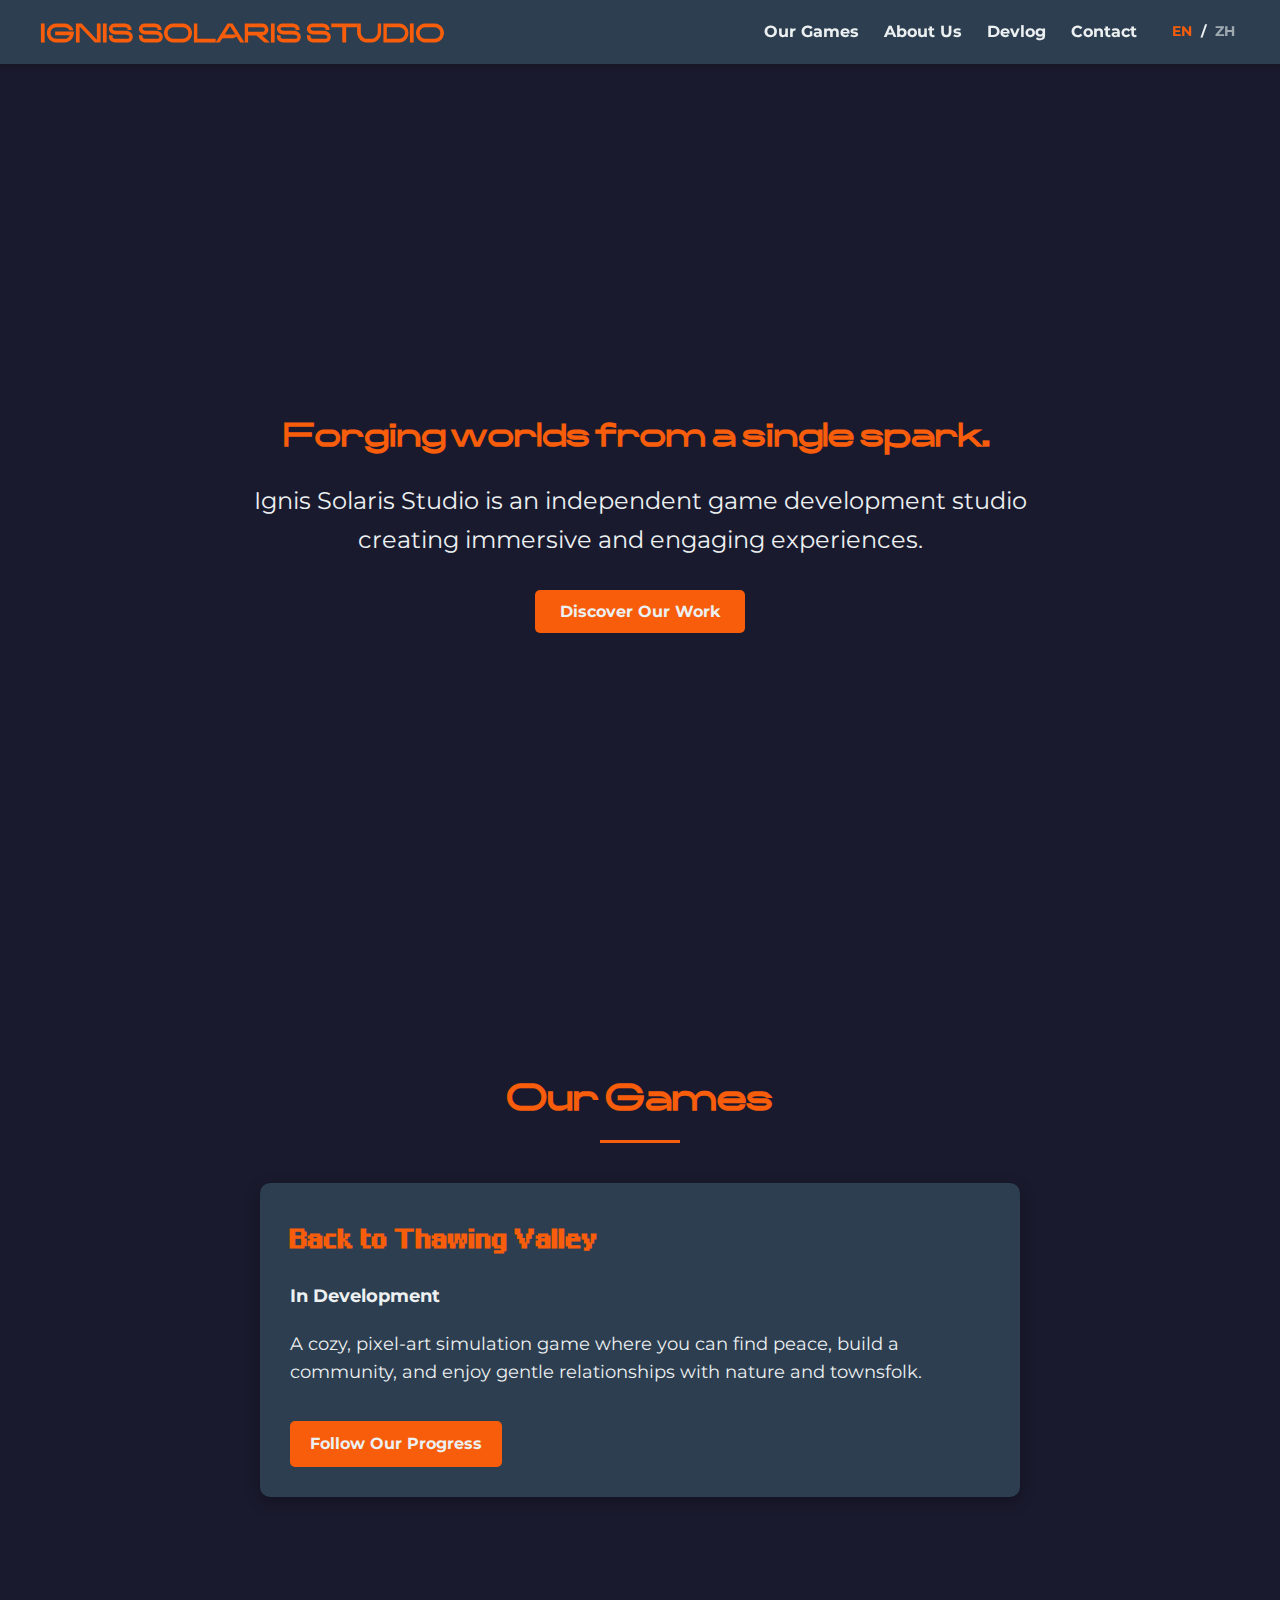
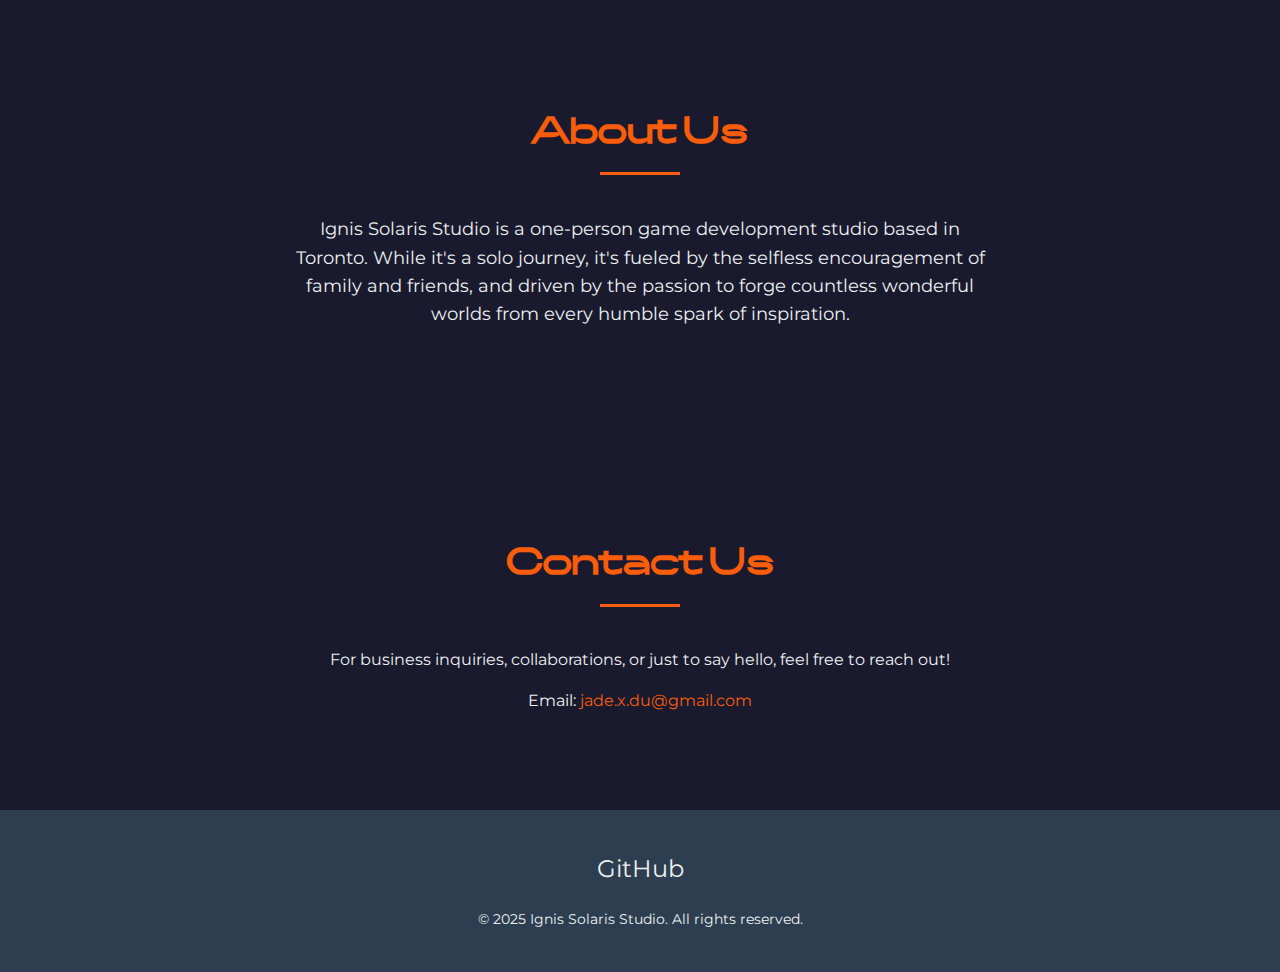
<file: index-en.html>
<!DOCTYPE html>
<html lang="en">
<head>
    <meta charset="UTF-8">
    <meta name="viewport" content="width=device-width, initial-scale=1.0">
    <title>Ignis Solaris Studio - Forging worlds from a single spark.</title>
    <link href="https://fonts.googleapis.com/css2?family=Montserrat:wght@400;700&family=Playfair+Display:wght@700&display=swap" rel="stylesheet">
    <style>
        /* 你所有的原始CSS样式... */
        @font-face {
          font-family: 'IgnisFont';
          src: url('./fonts/LeeeafHei-Regular.woff2') format('woff2'),
               url('./fonts/LeeeafHei-Regular.woff') format('woff');
          font-weight: 400;
          font-style: normal;
        }
        @font-face {
          font-family: 'UranusPixelFont';
          src: url('./fonts/uranus_pixel_11px-webfont.woff2') format('woff2'),
                url('./fonts/uranus_pixel_11px-webfont.woff') format('woff');
          font-weight: normal;
          font-style: normal;
        }
        :root {
            --primary-color: #f75d0b;
            --secondary-color: #2c3e50;
            --text-color: #ecf0f1;
            --background-color: #1a1a2e;
            --highlight-color: #e67e22;
        }
        body {
            font-family: 'Montserrat', sans-serif;
            line-height: 1.6;
            margin: 0;
            padding: 0;
            background-color: var(--background-color);
            color: var(--text-color);
            scroll-behavior: smooth;
        }
        header {
            background-color: var(--secondary-color);
            color: var(--text-color);
            padding: 1rem 0;
            position: sticky;
            top: 0;
            z-index: 1000;
            box-shadow: 0 2px 5px rgba(0,0,0,0.2);
        }
        nav {
            display: flex;
            justify-content: space-between;
            align-items: center;
            max-width: 1200px;
            margin: 0 auto;
            padding: 0 20px;
        }
        .logo {
            font-family: 'IgnisFont', serif;
            font-weight: 700;
            color: var(--primary-color);
            text-decoration: none;
            line-height: 1;
            font-size: 2.0rem; /* 缩小一点为切换器腾位置 */
        }
        nav ul {
            list-style: none;
            margin: 0;
            padding: 0;
            display: flex;
            align-items: center;
        }
        nav ul li {
            margin-left: 25px;
        }
        nav ul li a {
            color: var(--text-color);
            text-decoration: none;
            font-weight: 700;
            transition: color 0.3s ease;
        }
        nav ul li a:hover {
            color: var(--primary-color);
        }
        .hero {
            height: 80vh;
            display: flex;
            justify-content: center;
            align-items: center;
            text-align: center;
            background: linear-gradient(rgba(26,26,46,0.8), rgba(26,26,46,0.8)), url('https://via.placeholder.com/1920x1080?text=Ignis+Solaris+Studio+Background') no-repeat center center/cover;
            position: relative;
        }
        .hero-content { max-width: 800px; padding: 20px; }
        .hero h1 {
            font-family: 'IgnisFont', serif;
            font-size: 2.5rem;
            color: var(--primary-color);
            margin-bottom: 20px;
            line-height: 1.2;
        }
        .hero p {
            font-size: 1.5rem;
            color: var(--text-color);
            margin-bottom: 40px;
            font-weight: 400;
        }
        .btn {
            background-color: var(--primary-color);
            color: var(--text-color);
            padding: 12px 25px;
            text-decoration: none;
            border-radius: 5px;
            font-weight: 700;
            transition: background-color 0.3s ease;
        }
        .btn:hover { background-color: var(--highlight-color); }
        section {
            padding: 80px 20px;
            max-width: 1000px;
            margin: 0 auto;
            text-align: center;
        }
        section h2 {
            font-family: 'IgnisFont', serif;
            font-size: 2.8rem;
            color: var(--primary-color);
            margin-bottom: 40px;
            position: relative;
            padding-bottom: 10px;
        }
        section h2::after {
            content: '';
            position: absolute;
            left: 50%;
            bottom: 0;
            transform: translateX(-50%);
            width: 80px;
            height: 3px;
            background-color: var(--primary-color);
        }
        .game-showcase {
            display: flex;
            flex-direction: column;
            align-items: center;
            gap: 40px;
        }
        .game-card {
            background-color: var(--secondary-color);
            padding: 30px;
            border-radius: 10px;
            box-shadow: 0 5px 15px rgba(0,0,0,0.3);
            text-align: left;
            width: 100%;
            max-width: 700px;
        }
        .game-card h3 {
            font-family: 'UranusPixelFont', serif;
            font-smoothing: none;
            color: var(--primary-color);
            font-size: 2rem;
            margin-top: 0;
            margin-bottom: 15px;
        }
        .game-card p {
            font-size: 1.1rem;
            color: var(--text-color);
            margin-bottom: 20px;
        }
        .game-card .cta-btn {
            background-color: var(--primary-color);
            color: var(--text-color);
            padding: 10px 20px;
            text-decoration: none;
            border-radius: 5px;
            font-weight: 700;
            transition: background-color 0.3s ease;
            display: inline-block;
        }
        .game-card .cta-btn:hover { background-color: var(--highlight-color); }
        .about-content p {
            font-size: 1.1rem;
            max-width: 700px;
            margin: 0 auto;
        }
        footer {
            background-color: var(--secondary-color);
            color: var(--text-color);
            text-align: center;
            padding: 40px 20px;
            font-size: 0.9rem;
        }
        footer .social-links a {
            color: var(--text-color);
            margin: 0 15px;
            text-decoration: none;
            font-size: 1.5rem;
            transition: color 0.3s ease;
        }
        footer .social-links a:hover { color: var(--primary-color); }
        footer p { margin-top: 20px; margin-bottom: 0; }
        
        /* --- 新增：语言切换器样式 --- */
        .lang-switcher {
            margin-left: 30px;
            font-size: 0.9rem;
            font-weight: 700;
        }
        .lang-switcher a {
            color: var(--text-color);
            opacity: 0.6;
            text-decoration: none;
            padding: 5px;
            transition: all 0.3s ease;
        }
        .lang-switcher a.active {
            opacity: 1;
            color: var(--primary-color);
            cursor: default;
        }
        .lang-switcher a:not(.active):hover {
            opacity: 1;
            color: var(--highlight-color);
        }
        /* --- 语言切换器样式结束 --- */

        @media (max-width: 768px) {
            nav {
                flex-direction: column;
                align-items: flex-start;
            }
            .logo { font-size: 2.2rem; }
            nav ul {
                margin-top: 15px;
                width: 100%;
                justify-content: center;
            }
            nav ul li { margin: 0 10px; }
            .lang-switcher {
                position: absolute;
                top: 1.2rem;
                right: 20px;
                margin-left: 0;
            }
            .hero h1 { font-size: 2.5rem; }
            .hero p { font-size: 1.2rem; }
            section { padding: 60px 15px; }
            section h2 { font-size: 2.2rem; }
            .game-card { padding: 20px; }
            .game-card h3 { font-size: 1.8rem; }
        }
    </style>
</head>
<body>
    <header>
        <nav>
            <a href="index-en.html" class="logo">IGNIS  SOLARIS  STUDIO</a>
            <ul>
                <li><a href="index-en.html#games">Our Games</a></li>
                <li><a href="index-en.html#about">About Us</a></li>
                <li><a href="devlog-en.html">Devlog</a></li>
                <li><a href="index-en.html#contact">Contact</a></li>
                <li class="lang-switcher">
                    <a href="index-en.html" class="active">EN</a>
                    <span>/</span>
                    <a href="index-zh.html">ZH</a>
                </li>
            </ul>
        </nav>
    </header>

    <main>
        <section id="hero" class="hero">
            <div class="hero-content">
                <h1>Forging worlds from a single spark.</h1>
                <p>Ignis Solaris Studio is an independent game development studio creating immersive and engaging experiences.</p>
                <a href="#games" class="btn">Discover Our Work</a>
            </div>
        </section>

        <section id="games">
            <h2>Our Games</h2>
            <div class="game-showcase">
                <div class="game-card">
                    <h3>Back to Thawing Valley</h3>
                    <p><strong>In Development</strong></p>
                    <p>A cozy, pixel-art simulation game where you can find peace, build a community, and enjoy gentle relationships with nature and townsfolk.</p>
                    <a href="devlog-en.html" class="cta-btn" style="margin-top: 15px;">Follow Our Progress</a>
                </div>
            </div>
        </section>

        <section id="about">
            <h2>About Us</h2>
            <div class="about-content">
                <p>Ignis Solaris Studio is a one-person game development studio based in Toronto. While it's a solo journey, it's fueled by the selfless encouragement of family and friends, and driven by the passion to forge countless wonderful worlds from every humble spark of inspiration.</p>
            </div>
        </section>

        <section id="contact">
            <h2>Contact Us</h2>
            <p>For business inquiries, collaborations, or just to say hello, feel free to reach out!</p>
            <p>Email: <a href="mailto:jade.x.du@gmail.com" style="color: var(--primary-color); text-decoration: none;">jade.x.du@gmail.com</a></p>
        </section>
    </main>

    <footer>
        <div class="social-links">
            <a href="https://github.com/Tinangelle" target="_blank" rel="noopener noreferrer" title="GitHub Profile">GitHub</a>
        </div>
        <p>&copy; 2025 Ignis Solaris Studio. All rights reserved.</p>
    </footer>
</body>
</html>
</file>
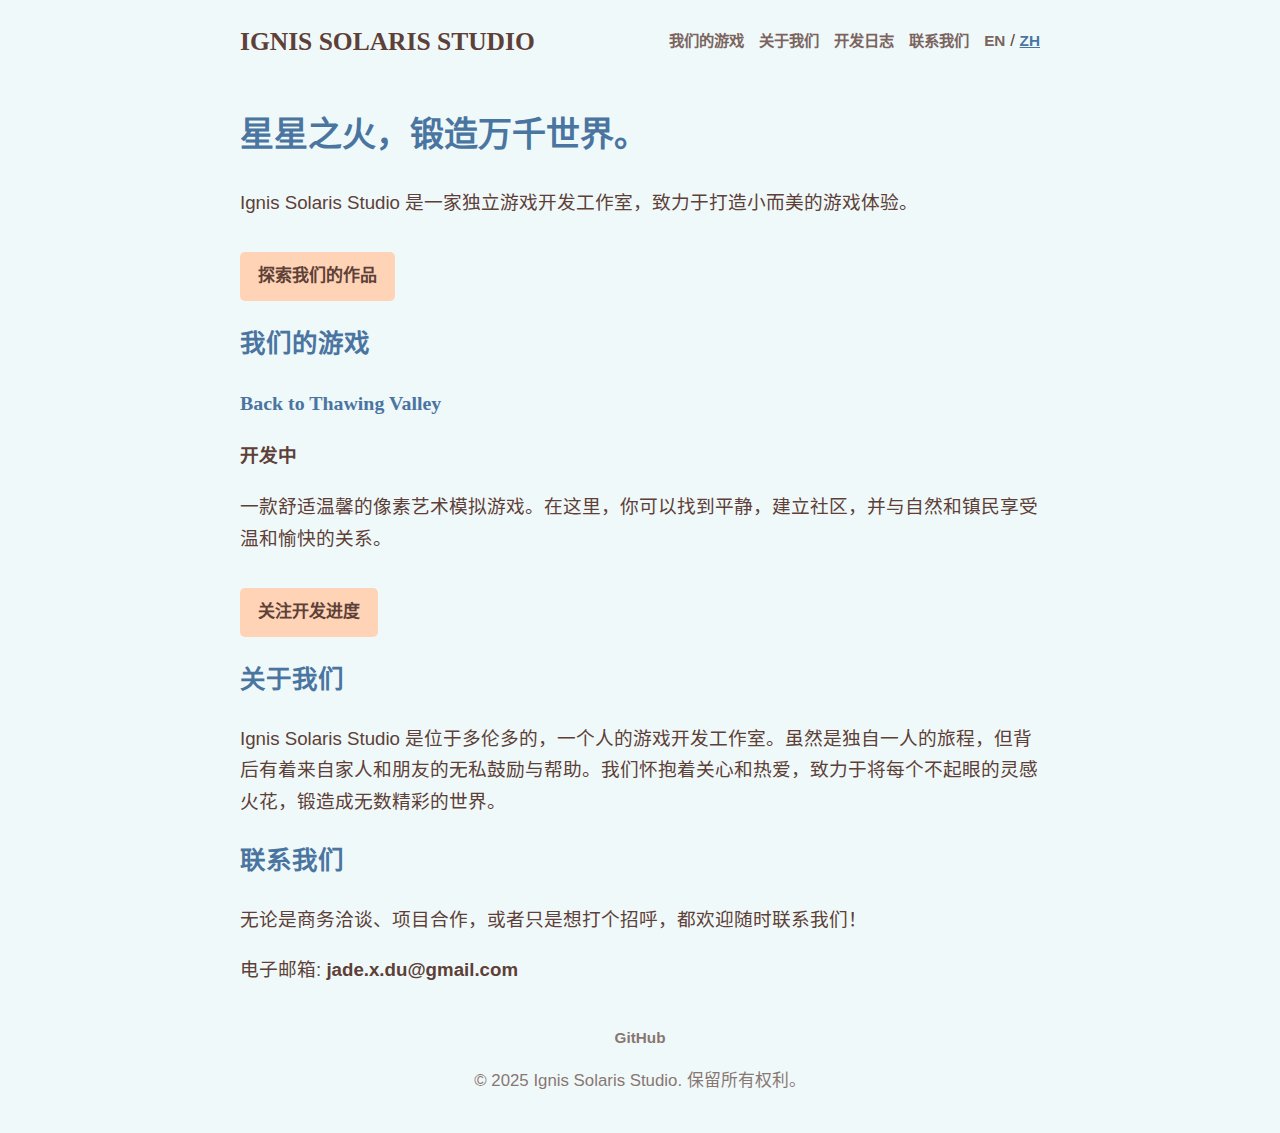
<file: index-zh.html>
<!DOCTYPE html>
<html lang="zh-CN">
<head>
    <meta charset="UTF-8">
    <meta name="viewport" content="width=device-width, initial-scale=1.0">
    <title>Ignis Solaris Studio - 星星之火，锻造万千世界。</title>
    <link href="https://fonts.googleapis.com/css2?family=Montserrat:wght@400;700&family=Playfair+Display:wght@700&display=swap" rel="stylesheet">
    <link rel="stylesheet" href="style.css">
</head>
<body>
    <header>
        <nav>
            <a href="index-zh.html" class="logo">IGNIS  SOLARIS  STUDIO</a>
            <ul>
                <li><a href="index-zh.html#games">我们的游戏</a></li>
                <li><a href="index-zh.html#about">关于我们</a></li>
                <li><a href="devlog-zh.html">开发日志</a></li>
                <li><a href="index-zh.html#contact">联系我们</a></li>
                <li class="lang-switcher">
                    <a href="index-en.html">EN</a>
                    <span>/</span>
                    <a href="index-zh.html" class="active">ZH</a>
                </li>
            </ul>
        </nav>
    </header>

    <main>
        <section id="hero" class="hero">
            <div class="hero-content">
                <h1>星星之火，锻造万千世界。</h1>
                <p>Ignis Solaris Studio 是一家独立游戏开发工作室，致力于打造小而美的游戏体验。</p>
                <a href="#games" class="btn">探索我们的作品</a>
            </div>
        </section>

        <section id="games">
            <h2>我们的游戏</h2>
            <div class="game-showcase">
                <div class="game-card">
                    <h3>Back to Thawing Valley</h3>
                    <p><strong>开发中</strong></p>
                    <p>一款舒适温馨的像素艺术模拟游戏。在这里，你可以找到平静，建立社区，并与自然和镇民享受温和愉快的关系。</p>
                    <a href="devlog-zh.html" class="cta-btn" style="margin-top: 15px;">关注开发进度</a>
                </div>
            </div>
        </section>

        <section id="about">
            <h2>关于我们</h2>
            <div class="about-content">
                <p>Ignis Solaris Studio 是位于多伦多的，一个人的游戏开发工作室。虽然是独自一人的旅程，但背后有着来自家人和朋友的无私鼓励与帮助。我们怀抱着关心和热爱，致力于将每个不起眼的灵感火花，锻造成无数精彩的世界。</p>
            </div>
        </section>

        <section id="contact">
            <h2>联系我们</h2>
            <p>无论是商务洽谈、项目合作，或者只是想打个招呼，都欢迎随时联系我们！</p>
            <p>电子邮箱: <a href="mailto:jade.x.du@gmail.com" style="color: var(--primary-color); text-decoration: none;">jade.x.du@gmail.com</a></p>
        </section>
    </main>

    <footer>
        <div class="social-links">
            <a href="https://github.com/Tinangelle" target="_blank" rel="noopener noreferrer" title="GitHub Profile">GitHub</a>
        </div>
        <p>&copy; 2025 Ignis Solaris Studio. 保留所有权利。</p>
    </footer>
</body>
</html>
</file>
<file: style.css>
/* ================================
   Back to Thawing Valley - 样式表
   主题: Spring Valley (春日山谷) - 蓝色版
================================
*/

/* --- 1. 配色方案 (全局变量) --- */
:root {
	--bg-main: #F0F9FA;         /* (浅米黄/淡绿色 / 主背景) */
	--bg-container: #94b3d3;    /* 【【【已修改】】】(新蓝色 / 内容背景) */
	
	/* 【【【已修改】】】为解决对比度，文本改为深绿色 */
	--text-on-light: #5D4037;   /* (深森林绿 / 蓝色背景上的文本) */
	--text-on-dark: #5D4037;    /* (深森林绿 / 浅绿色背景上的文本) */
	
	/* 【【【已修改】】】保留按钮的橙色，但把刺眼的颜色换成新蓝色 */
	--accent-button: #FFD3B6;   /* (草绿色/橙色 / 按钮专用) */
	--accent-link: #4FAAA5;     /* (深湖蓝色 / 链接) */
	--accent-heading: #4a75a0;  /* 【【【已修改】】】(新蓝色 / 标题和高亮) */
	
	--font-body: -apple-system, BlinkMacSystemFont, "Segoe UI", Roboto, Helvetica, Arial, sans-serif;
	--font-heading: "Georgia", "Times New Roman", serif;
}


/* --- 2. 基础页面样式 --- */
body {
	font-family: var(--font-body);
	background-color: var(--bg-main); /* 浅绿色背景 */
	color: var(--text-on-dark);     /* 深绿色文本 */
	line-height: 1.7;
	font-size: 17px;
	margin: 0;
	padding: 20px;
	box-sizing: border-box;
}

/* --- 3. 页面布局 (重要) --- */
header,
main,
footer {
	max-width: 800px;
	width: 100%;
	margin: 0 auto; /* 水平居中 */
	box-sizing: border-box;
}

/* --- 4. 头部和导航栏 --- */
header {
	padding-bottom: 20px;
}

header nav {
	display: flex;
	justify-content: space-between;
	align-items: center;
}

/* 【【【布局修复】】】防止 Logo 换行 */
header .logo {
	color: var(--text-on-dark);
	font-weight: 700;
	text-decoration: none;
	font-family: var(--font-heading);
	font-size: 1.5em;
	white-space: nowrap; /* 防止 "STUDIO" 掉下去 */
}

/* 【【【布局修复】】】防止导航列表换行 */
header nav ul {
	list-style: none;
	padding: 0;
	margin: 0;
	display: flex;
	gap: 15px; /* 缩小间距 */
	white-space: nowrap; /* 防止列表换行 */
	flex-wrap: nowrap;
}

header nav ul li a {
	color: var(--text-on-dark);
	font-weight: 700;
	text-decoration: none;
	font-size: 0.9em;
	opacity: 0.8;
}
header nav ul li a:hover {
	color: var(--accent-heading); /* 悬停变新蓝色 */
	opacity: 1;
}
header nav ul li a.active { /* 高亮当前页面 */
	color: var(--accent-heading); /* 【【【已修改】】】激活链接用新蓝色 */
	text-decoration: underline;
	opacity: 1;
}

/* --- 5. 内容卡片 (核心样式) --- */
main.container {
	background-color: var(--bg-container); /* 【【【已修改】】】卡片背景：新蓝色 */
	color: var(--text-on-light);        /* 【【【已修改】】】卡片内文本：深绿色 */
	padding: 30px 40px;
	border-radius: 8px;
	box-shadow: 0 4px 12px rgba(0, 0, 0, 0.1);
	margin-top: 20px;
	margin-bottom: 20px;
	text-align: left;
	border: none; /* 【【【已修改】】】移除了所有边框 */
}

/* --- 6. 通用元素样式 --- */
h1, h2, h3 {
	font-family: var(--font-heading);
	color: var(--accent-heading); /* 【【【已修改】】】标题统一用新蓝色 */
}

.container h1 {
    font-size: 2.5em;
    text-align: center;
    color: var(--text-on-light); /* 卡片内的 H1 用深绿色 */
    border-bottom: 2px solid var(--accent-link); /* 下划线用湖蓝色 */
	padding-bottom: 10px;
}

p {
	font-size: 1.1em;
}

a {
	color: var(--accent-link); /* 默认链接为湖蓝色 */
	text-decoration: none;
	font-weight: 600;
	transition: color 0.2s ease;
}
a:hover {
	color: var(--accent-heading); /* 悬停变新蓝色 */
	text-decoration: underline;
}

.container a {
    color: var(--accent-heading); /* 【【【已修改】】】卡片内的链接用新蓝色 */
    font-weight: 700;
}
.container a:hover {
    color: var(--text-on-light); /* 悬停变深绿色 */
}

img {
	max-width: 100%;
	height: auto;
	border-radius: 6px;
	margin: 20px 0;
	border: none; /* 【【【已修改】】】移除了所有边框 */
}

hr {
	border: 0;
	height: 2px;
	background-image: linear-gradient(to right, 
		rgba(93, 64, 55, 0), /* 深绿色透明 */
		rgba(93, 64, 55, 0.3), /* 深绿色 */
		rgba(93, 64, 55, 0)
	);
	margin: 40px 0;
}

code {
	background-color: rgba(93, 64, 55, 0.1);
	color: var(--text-on-light);
	padding: 2px 5px;
	border-radius: 4px;
	font-family: monospace;
}

/* --- 7. 按钮样式 --- */
.btn,
.cta-btn {
    display: inline-block;
    background-color: var(--accent-button); /* 【【【保留】】】按钮背景：草绿色/橙色 */
    color: var(--text-on-light); /* 【【【已修改】】】按钮文本：深绿色 */
    padding: 10px 18px;
    border-radius: 5px;
    text-decoration: none;
    font-weight: 700;
    font-family: var(--font-heading);
    margin-top: 15px;
    transition: all 0.2s ease;
	border: none; /* 【【【已修改】】】移除了所有边框 */
}
.btn:hover,
.cta-btn:hover {
    background-color: var(--accent-link); /* 悬停变湖蓝色 */
    color: var(--bg-main); /* 文本变浅绿色 */
    text-decoration: none;
}

/* --- 8. Devlog 列表样式 --- */
.log-entry {
    /* 【【【已修改】】】分隔线用深绿色虚线 */
	border-bottom: 2px dashed rgba(93, 64, 55, 0.2); 
    padding-bottom: 20px;
    margin-bottom: 20px;
}
.log-entry:last-child {
    border-bottom: none;
}
.log-entry .date {
    font-size: 0.9em;
    color: var(--accent-link); /* 日期用湖蓝色 */
    font-style: italic;
}
.log-entry h3 {
    margin-bottom: 0.2em;
}
.log-entry h3 a {
    color: var(--text-on-light); /* 日志标题用深绿色 */
    text-decoration: none;
}
.log-entry h3 a:hover {
    color: var(--accent-heading); /* 悬停变新蓝色 */
}

/* --- 9. 页脚样式 --- */
footer {
	text-align: center;
	font-size: 0.9em;
	color: var(--text-on-dark); /* 页脚文本：深绿色 */
	opacity: 0.7;
	padding-top: 20px;
}
footer a {
    color: var(--text-on-dark); /* 页脚链接：深绿色 */
    font-weight: bold;
}
footer a:hover {
    color: var(--accent-heading); /* 悬停变新蓝色 */
}
</file>
